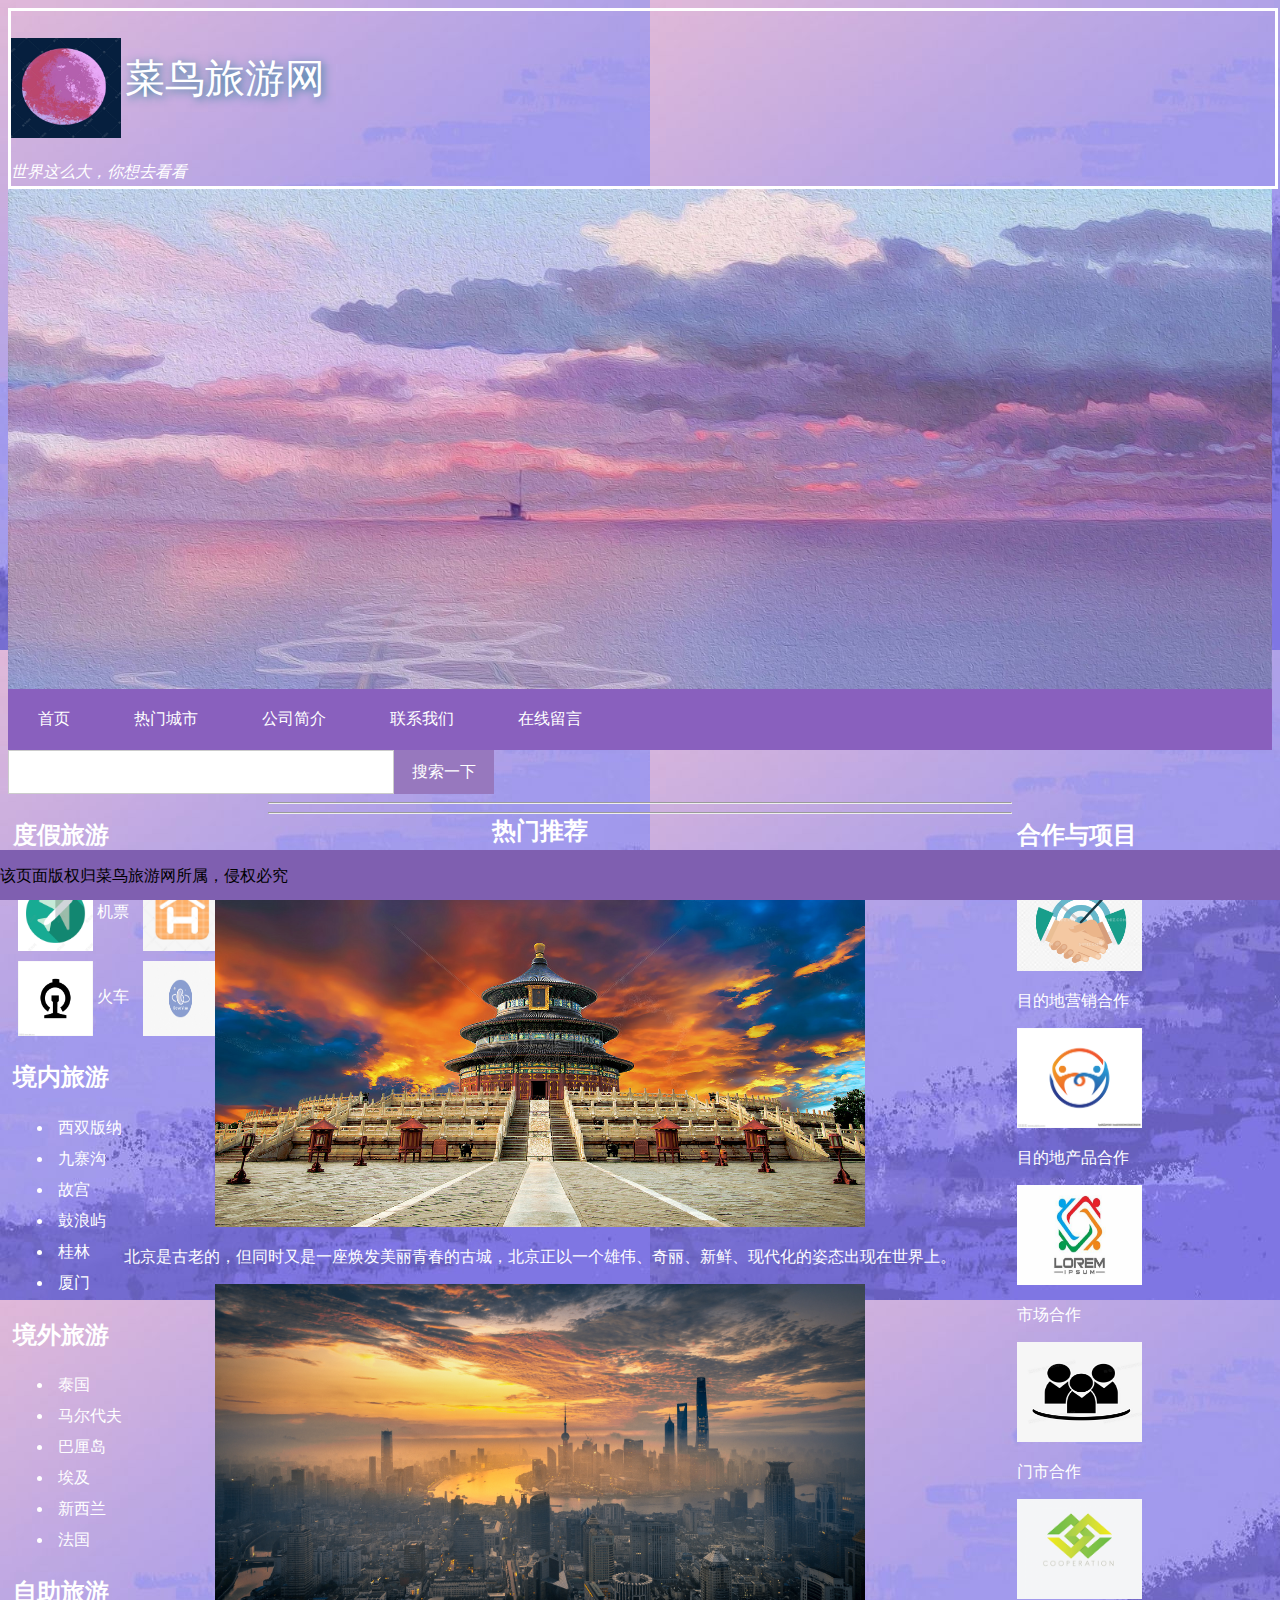
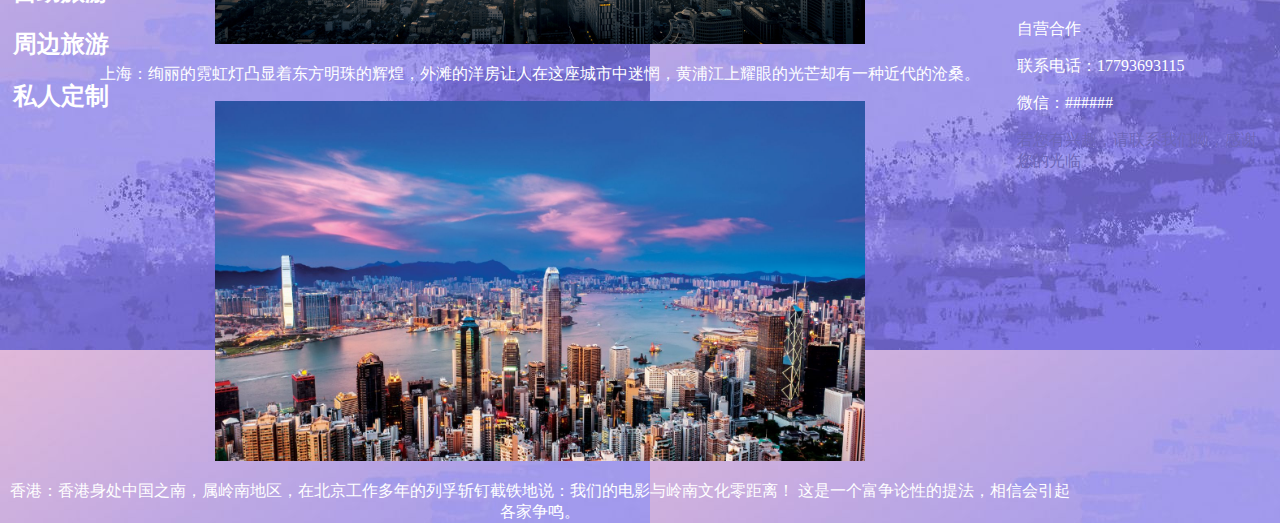
<file: index.html>
<!DOCTYPE html>
<html lang="en">
<head>
    <meta charset="UTF-8">
    <meta name="viewport" content="width=device-width, initial-scale=1.0">
    <title>首页</title>
    <style>
        .img1{
            width:110px;
            height:100px;
            vertical-align: middle;
        }
        .img2{
            width:100%;
            height:500px;
            vertical-align: middle;
        }
        .img3{
            width:75px;
            height:75px;
            vertical-align: middle;
        }
        .img4{
            width:650px;
            height:360px;
        }
        .img5{
            width:125px;
            height:100px
        }
        .p1{
            display: inline-block;
            color:white;
            font-size: 2.5rem;
            text-shadow:2px 2px 10px rgb(36, 124, 149) ;
        }
        .p2{
            font-style: italic;
            color:white;
        }
        .p3{
            display: inline-block;
        }
        .div1{
            display: inline-block;
            /*background-color: #a99a9a;*/
            padding:5px;
        }
        .div2{
            width:100%;
            height:75px;
            background-color: #6570b4;
        }
        .header1{
            display: inline-block;
            width:100%;
            height:175px;
            border: solid white;
            /*background-color: #2b12a9;*/
            /*margin:100px auto;*/
            /*background-color: #1e2d42;*/
        }
        

        
        .parent>input:first-of-type{
            width:380px;
            height:40px;
            border:1px solid #ccc;
            font-size:16px;
            outline:none;
        }
       .parent>input:last-of-type{
        width:100px;
        height:44px;
        position: absolute;
        background: #9778be;
        border:1px solid #9778be;
        color:#fff;
        font-size:16px;
        outline:none;
       } 
       .footer{
        position:fixed;
        left:0px;
        bottom:0px;
        width:100%;
        height:50px;
        background-color: #7f5fb0;
        z-index:9999;
       }
       /*.footer{
        margin-top: -50px;
        height: 50px;
        background-color: #4f919d;
        z-index:9999;
       }*/
       /*.footer{
        position: absolute;
        bottom: 16px;
        width:100%;
        height:75px;
        background-color: #65a4cb;
       }*/
       .nav{
            background: #8960be;
        }
        .nav a{
            color:#fff;
            padding: 20px 30px;
            display: inline-block;
        }
        .nav a:hover{
            background: #6da4b4;
            color:#000;
        }
        .lside{
            width: 250px;
            float:left;
            /*border:3px solid white;*/
        }
        .rside{
            width:250px;
            float:right;
            /*border:3px solid white;*/
        }
        .content{
            /*margin: 0px 205px;*/
            /*float:right;*/
            margin: auto;
            text-align: center;
            position: absolute;
            top:790px;
            left:0;
            right:200px;
            bottom:0;
            float:none;
        }
        .lside,.rside,.content{
            padding: 5px;
        }
        
        
    </style>
</head>
<body background="019.jpg">
    <div class="header1">
        <img  class="img1" src="027.jpg" >
        <p class="p1">菜鸟旅游网</p>
        <p class="p2">世界这么大，你想去看看</p>
    </div>
    
    
    <div class="header3">
        <img  class="img2" src="026.jpg" >
        <div class="nav">
            <a href="index.html" style="text-decoration: none;">首页</a>
            <a href="branch1.html" style="text-decoration: none;">热门城市</a>
            <a href="branch2.html" style="text-decoration: none;">公司简介</a>
            <a href="branch2.html" style="text-decoration: none;">联系我们</a>
            <a href="#" style="text-decoration: none;">在线留言</a>
        </div>
        <div class="header2">
            <form action="" class="parent">
                <input type="text" >
                <input type="button" value="搜索一下">
            </form>
        </div>
    </div>
    <div style="color:white;" class="container">
        <div  style="color:white;"class="lside">
            <h2>度假旅游</h2>
            <div class="div1">
                <img class="img3" src="009.png" alt="">
                <p class="p3">机票</p>
            </div>
            <div class="div1">
                <img class="img3" src="010.jpg" alt="">
                <p class="p3">酒店</p>
            </div>
            <div class="div1">
                <img class="img3" src="011.jpg" alt="">
                <p class="p3">火车</p>
            </div>
            <div class="div1">
                <img class="img3" src="011.png" alt="">
                <p class="p3">签证</p>
            </div>
                <h2>境内旅游</h2>
                <ul>
                    <li style="padding:5px;">西双版纳</li>
                    <li style="padding:5px;">九寨沟</li>
                    <li style="padding:5px;">故宫</li>
                    <li style="padding:5px;">鼓浪屿</li>
                    <li style="padding:5px;">桂林</li>
                    <li style="padding:5px;">厦门</li>
                </ul>
                <h2>境外旅游</h2>
                <ul>
                    <li style="padding:5px;">泰国</li>
                    <li style="padding:5px;">马尔代夫</li>
                    <li style="padding:5px;">巴厘岛</li>
                    <li style="padding:5px;">埃及</li>
                    <li style="padding:5px;">新西兰</li>
                    <li style="padding:5px;">法国</li>
                </ul>
                <h2>自助旅游</h2>
                <h2>周边旅游</h2>
                <h2>私人定制</h2>
        </div>
        <div class="rside">
            <h2>合作与项目</h2>
            <div>
                <img  class="img5"src="015.png" alt="">
                <p>目的地营销合作</p>
            </div>
            <div>
                <img  class="img5"src="015.jpg" alt="">
                <p>目的地产品合作</p>
            </div>
            <div>
                <img  class="img5"src="016.jpg" alt="">
                <p>市场合作</p>
            </div>
            <div>
                <img  class="img5"src="017.jpg" alt="">
                <p>门市合作</p>
            </div>
            <div>
                <img  class="img5"src="018.png" alt="">
                <p>自营合作</p>
            </div>
            <p>联系电话：17793693115</p>
            <p>微信：######</p>
            <p style="color:rgb(108, 102, 183);">若您有兴趣，请联系我们呦，感谢您的光临</p>
        </div>
        <div class="content">
            <h2>热门推荐</h2>
            <div>
                <img class="img4" src="012.jpg" alt="">
                <p>北京是古老的，但同时又是一座焕发美丽青春的古城，北京正以一个雄伟、奇丽、新鲜、现代化的姿态出现在世界上。</p>
            </div>
            <div>
                <img class="img4" src="013.jpg" alt="">
                <p>上海：绚丽的霓虹灯凸显着东方明珠的辉煌，外滩的洋房让人在这座城市中迷惘，黄浦江上耀眼的光芒却有一种近代的沧桑。</p>
            </div>
            <div>
                <img class="img4" src="014.jpg" alt="">
                <p>香港：香港身处中国之南，属岭南地区，在北京工作多年的列孚斩钉截铁地说：我们的电影与岭南文化零距离！ 这是一个富争论性的提法，相信会引起各家争鸣。</p>
            </div>
           
        </div>
    </div>
    <hr>
    <hr>
    <div class="footer">
        <p>该页面版权归菜鸟旅游网所属，侵权必究</p>
    </div>
</body>
</html>
</file>
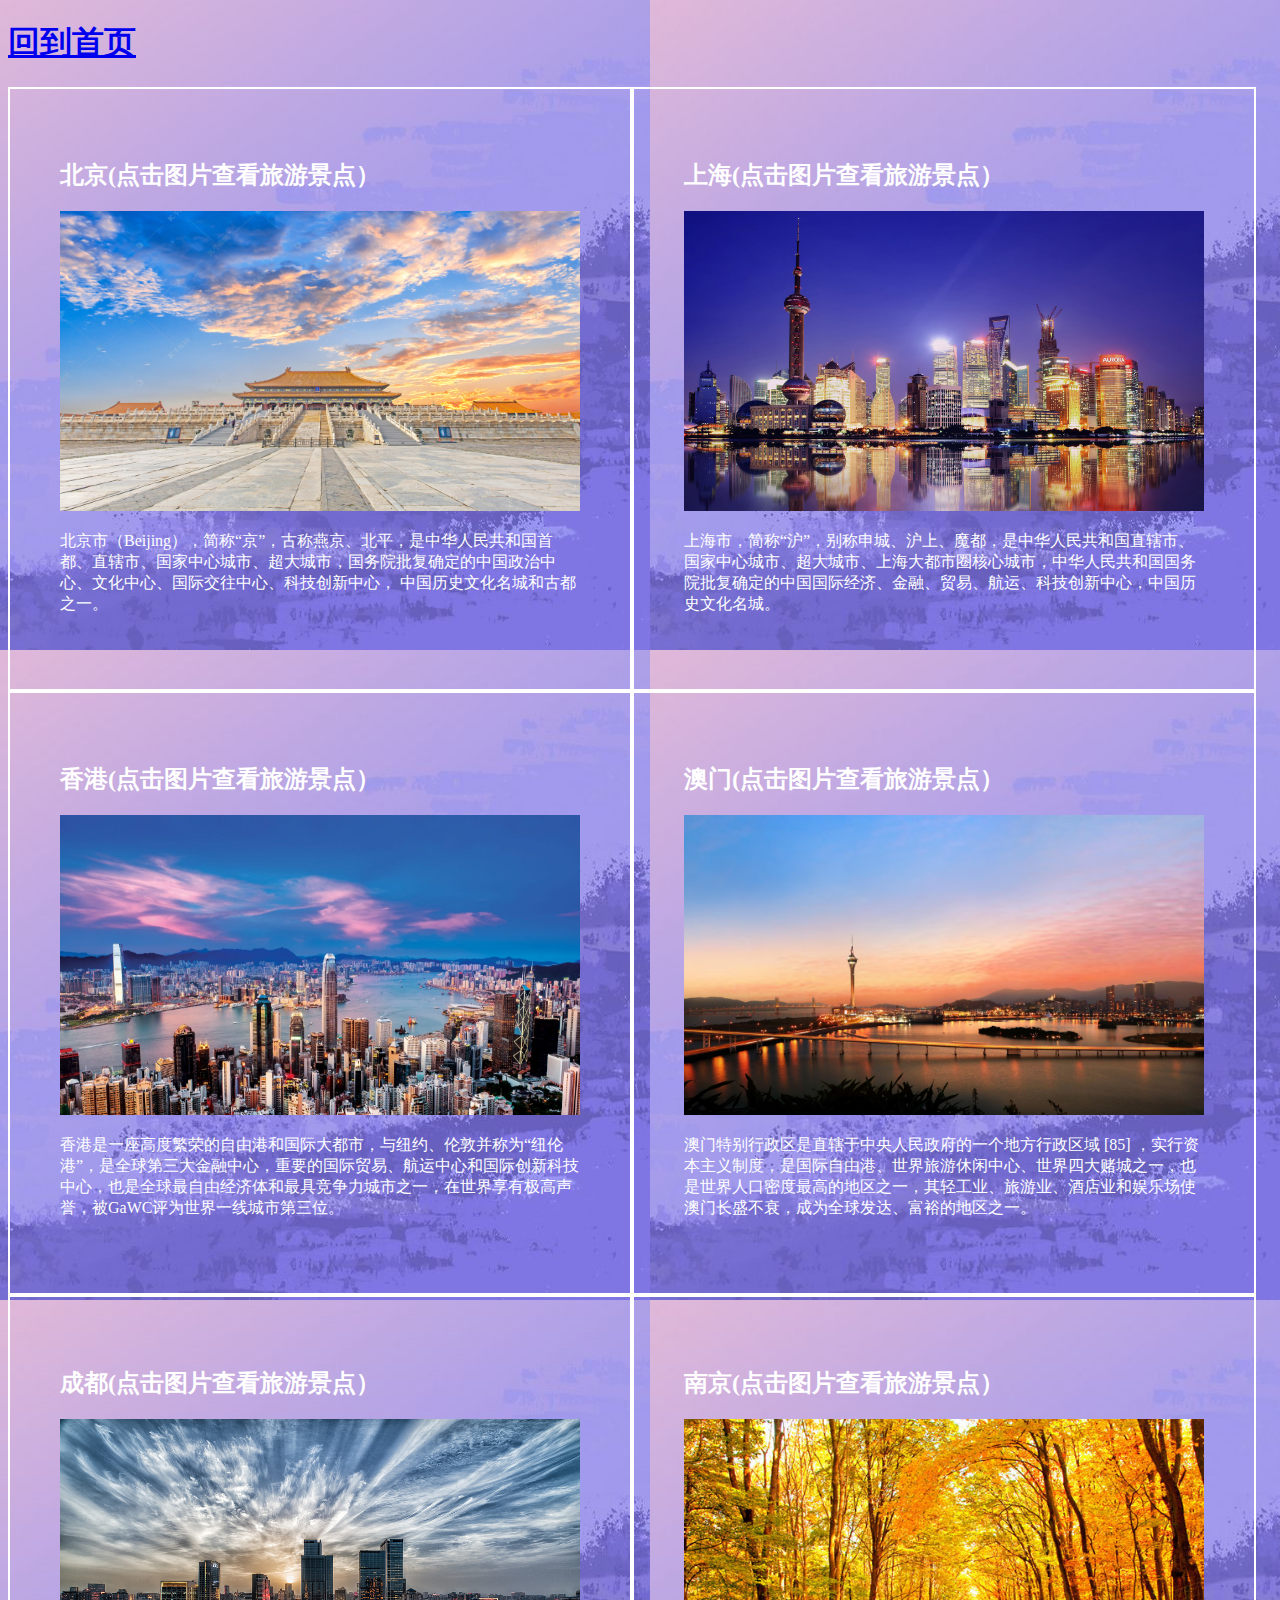
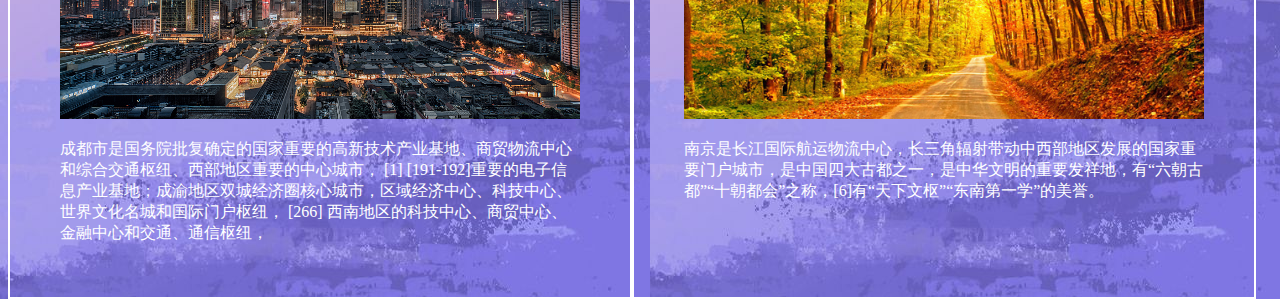
<file: branch1.html>
<!DOCTYPE html>
<html lang="en">
<head>
    <meta charset="UTF-8">
    <meta name="viewport" content="width=device-width, initial-scale=1.0">
    <title>热门城市</title>
    <style>
        .img1{
            width:520px;
            height:300px;
        }
        .div1{
            width: 520px;
            height:500px;
            border:2px solid white;
            padding:50px;
            float:left;
        }
        .bj:hover{
            color:aquamarine;
        }
    </style>
</head>
<body background="019.jpg">
      <div class="main">
        <a href="index.html">
        <h1>回到首页</h1>
     </a>
         <div class="div1" style="color:white;">
            <h2>北京(点击图片查看旅游景点）</h2>
            <a href="https://zhuanlan.zhihu.com/p/623666920">
            <img class="img1" src="0001.jpg" >
            </a>
            <a href="https://baike.baidu.com/item/%E5%8C%97%E4%BA%AC%E5%B8%82/126069" style="text-decoration: none; color:white;" class="bj"><p>北京市（Beijing），简称“京”，古称燕京、北平，是中华人民共和国首都、直辖市、国家中心城市、超大城市，国务院批复确定的中国政治中心、文化中心、国际交往中心、科技创新中心，
                中国历史文化名城和古都之一。</p></a>
        </div>
         
        <div class="div1" style="color:white;">
            <h2>上海(点击图片查看旅游景点）</h2>
            <a href="https://www.zhihu.com/question/326397774#:~:text=%E4%B8%8A%E6%B5%B7%E6%97%85%E6%B8%B8%E5%BF%85%E5%8E%BB%E6%99%AF%E7%82%B9%201%201.%20%E5%A4%96%E6%BB%A9%20...%202%202.%20%E4%B8%9C%E6%96%B9%E6%98%8E%E7%8F%A0%E5%A1%94,10.%E4%B8%8A%E6%B5%B7%E8%BF%AA%E5%A3%AB%E5%B0%BC%20%E4%B8%8A%E6%B5%B7%E8%BF%AA%E5%A3%AB%E5%B0%BC%E4%B9%90%E5%9B%AD%E6%98%AF%E4%B8%AD%E5%9B%BD%E5%86%85%E5%9C%B0%E9%A6%96%E5%BA%A7%E8%BF%AA%E5%A3%AB%E5%B0%BC%E4%B8%BB%E9%A2%98%E4%B9%90%E5%9B%AD%EF%BC%8C%E6%98%AF%E5%B9%B4%E8%BD%BB%E4%BA%BA%E5%88%B0%E4%B8%8A%E6%B5%B7%E6%97%85%E6%B8%B8%E5%BF%85%E5%8E%BB%E7%9A%84%E6%99%AF%E7%82%B9%EF%BC%8C%E8%BF%99%E9%87%8C%E4%BD%A0%E5%8F%AF%E4%BB%A5%E6%89%BE%E5%9B%9E%E7%AB%A5%E5%B9%B4%E7%9A%84%E8%AE%B0%E5%BF%86%EF%BC%8C%E4%B8%8D%E4%BB%85%E6%9C%89%E5%BE%88%E5%A4%9A%E5%A8%B1%E4%B9%90%E9%A1%B9%E7%9B%AE%E8%BF%98%E6%9C%89%E4%BC%97%E5%A4%9A%E4%B8%BB%E9%A2%98%E8%A1%A8%E6%BC%94%E3%80%81%E6%B8%B8%E8%A1%8C%EF%BC%8C%E8%B5%B0%E5%9C%A8%E5%9B%AD%E5%86%85%E9%9A%8F%E5%A4%84%E5%8F%AF%E8%A7%81%E8%BF%AA%E5%A3%AB%E5%B0%BC%E4%BA%BA%E7%89%A9%EF%BC%8C%E4%BB%96%E4%BB%AC%E4%B8%8D%E4%BB%85%E9%80%A0%E5%9E%8B%E9%80%BC%E7%9C%9F%E8%BF%98%E4%BC%9A%E6%89%AE%E6%BC%94%E5%87%BA%E4%BA%BA%E7%89%A9%E7%9A%84%E4%B8%AA%E6%80%A7%EF%BC%8C%E8%BF%98%E5%8E%9F%E5%BA%A6%E6%9E%81%E9%AB%98%EF%BC%8C%E6%9C%80%E4%B8%8D%E8%83%BD%E9%94%99%E8%BF%87%E7%9A%84%E6%98%AF%E5%A4%9C%E6%99%9A%E7%9A%84%E5%A4%9C%E5%85%89%E5%B9%BB%E5%BD%B1%E7%A7%80%EF%BC%8C%E5%B0%86%E5%B8%A6%E7%BB%99%E4%BD%A0%E6%AD%A4%E7%94%9F%E9%9A%BE%E5%BF%98%E7%9A%84%E5%9B%9E%E5%BF%86%E3%80%82%20...%208%204.%20%E4%B8%8A%E6%B5%B7%E7%8E%AF%E7%90%83%E9%87%91%E8%9E%8D%E4%B8%AD%E5%BF%83%20...%20%E6%9B%B4%E5%A4%9A%E9%A1%B9%E7%9B%AE">
            <img class="img1" src="0003.jpg" >
            </a>
            <a href="https://baike.baidu.com/item/%E5%8C%97%E4%BA%AC%E5%B8%82/126069" style="text-decoration: none; color:white;"><p>上海市，简称“沪”，别称申城、沪上、魔都，是中华人民共和国直辖市、国家中心城市、超大城市、上海大都市圈核心城市，中华人民共和国国务院批复确定的中国国际经济、金融、贸易、航运、科技创新中心，中国历史文化名城。</p></a>
        </div>
        <div class="div1" style="color:white;">
            <h2>香港(点击图片查看旅游景点）</h2>
            <a href="https://zhuanlan.zhihu.com/p/28041521">
            <img class="img1" src="0004.jpg" >
            </a>
            <a href="https://baike.baidu.com/item/%E9%A6%99%E6%B8%AF%E7%89%B9%E5%88%AB%E8%A1%8C%E6%94%BF%E5%8C%BA/24510970" style="text-decoration: none; color:white;"><p>香港是一座高度繁荣的自由港和国际大都市，与纽约、伦敦并称为“纽伦港”，是全球第三大金融中心，重要的国际贸易、航运中心和国际创新科技中心，也是全球最自由经济体和最具竞争力城市之一，在世界享有极高声誉，被GaWC评为世界一线城市第三位。</p></a>
        </div>
        <div class="div1" style="color:white;">
            <h2>澳门(点击图片查看旅游景点）</h2>
            <a href="https://zhuanlan.zhihu.com/p/139459524">
            <img class="img1" src="0005.jpg" >
            </a>
            <a href="https://baike.baidu.com/item/%E6%BE%B3%E9%97%A8%E7%89%B9%E5%88%AB%E8%A1%8C%E6%94%BF%E5%8C%BA/50041229" style="text-decoration: none; color:white;"><p>澳门特别行政区是直辖于中央人民政府的一个地方行政区域 [85] ，实行资本主义制度，是国际自由港、世界旅游休闲中心、世界四大赌城之一，也是世界人口密度最高的地区之一，其轻工业、旅游业、酒店业和娱乐场使澳门长盛不衰，成为全球发达、富裕的地区之一。</p></a>
        </div>
        <div class="div1" style="color:white;">
            <h2>成都(点击图片查看旅游景点）</h2>
            <a href="https://www.zhihu.com/question/54172602">
            <img class="img1" src="0006.jpg" >
            </a>
            <a href="https://baike.baidu.com/item/%E6%88%90%E9%83%BD%E5%B8%82/5020801" style="text-decoration: none; color:white;">
                <p>成都市是国务院批复确定的国家重要的高新技术产业基地、商贸物流中心和综合交通枢纽、西部地区重要的中心城市， [1] [191-192]重要的电子信息产业基地；成渝地区双城经济圈核心城市，区域经济中心、科技中心、世界文化名城和国际门户枢纽， [266] 西南地区的科技中心、商贸中心、金融中心和交通、通信枢纽，</p>
            </a>
        </div>
        <div class="div1" style="color:white;">
            <h2>南京(点击图片查看旅游景点）</h2>
            <a href="https://zhuanlan.zhihu.com/p/353188499">
            <img class="img1" src="0007.jpg" >
            </a>
            <a href="https://baike.sogou.com/v53757.htm" style="text-decoration: none; color:white;"><p>南京是长江国际航运物流中心，长三角辐射带动中西部地区发展的国家重要门户城市，是中国四大古都之一，是中华文明的重要发祥地，有“六朝古都”“十朝都会”之称，[6]有“天下文枢”“东南第一学”的美誉。</p></a>
        </div>
      </div>
</body>
</html>
</file>
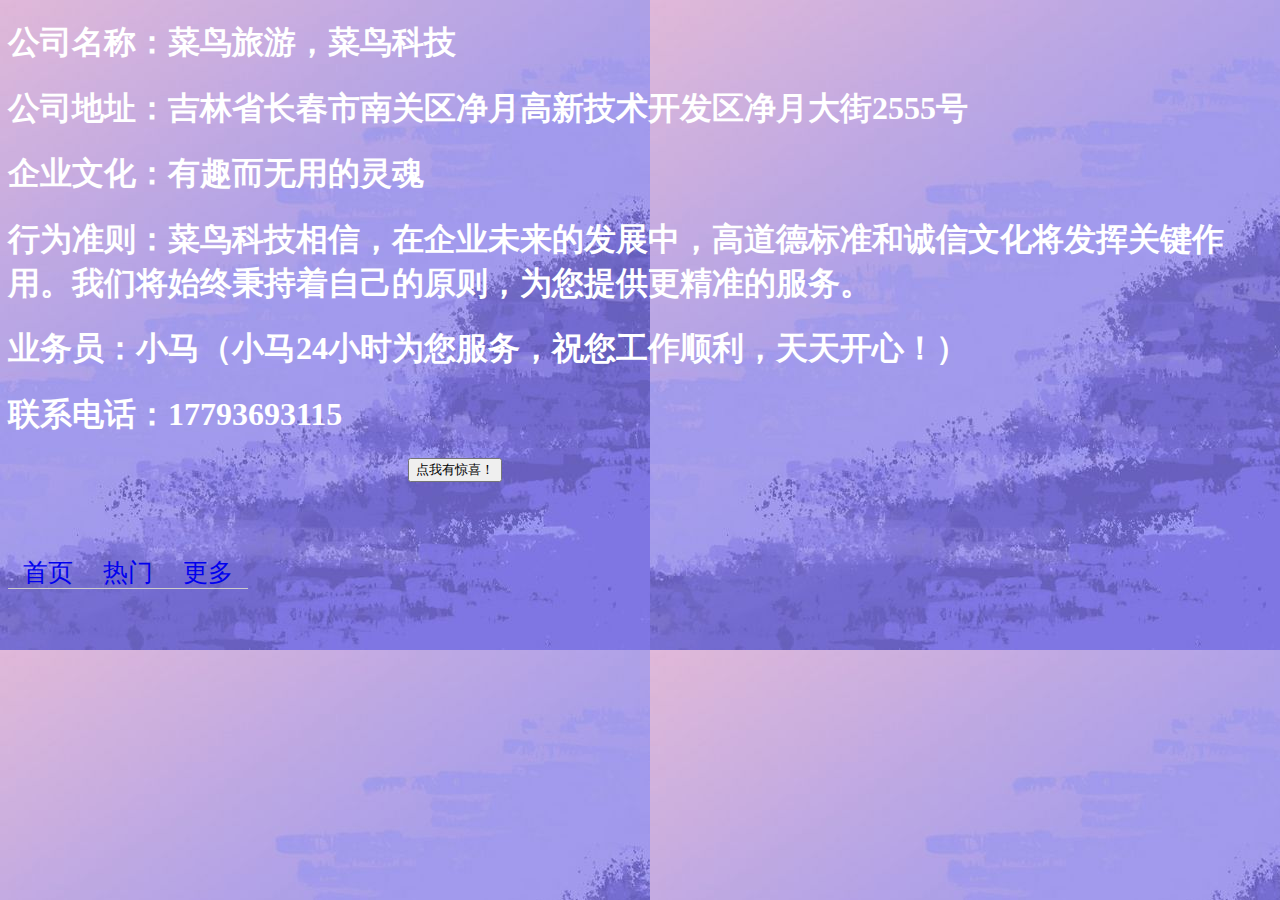
<file: branch2.html>
<!DOCTYPE html>
<html lang="en">
<head>
    <meta charset="UTF-8">
    <meta name="viewport" content="width=device-width, initial-scale=1.0">
    <title>公司简介</title>
    <style>
        .h1{
            color:white;
            font-size: 2.5rem;
        }
        #nav{
        width:400px;
        margin:100px auto;
        font-size: 0px;
        float:left;
    }
    a{
        display:inline-block;
        width:80px;
        height:30px;
        font-size: 25px;
        text-align: center;
        line-height: 30px;
        text-decoration: none;
        border-bottom: 1px solid #ccc;
    }
    a:hover{
        color:white;
        background-color: #ccc;
        border:1px solid;
        border-left-color: orange;
        border-top-color: orange;
        border-right-color: orange;
    }
    .div1{
        float:left;
    }
    </style>
    <script>
        window.onload=function(){
            var oBtn=document.getElementById('btn');
            oBtn.onclick=function(){
                alert("祝你工作顺利，天天开心！");
            }
        }
    </script>

</head>
<body background="019.jpg">
    <div>
        <h1 style="color:white;">公司名称：菜鸟旅游，菜鸟科技</h1>
        <h1 style="color:white;">公司地址：吉林省长春市南关区净月高新技术开发区净月大街2555号</h1>
        <h1 style="color:white;">企业文化：有趣而无用的灵魂</h1>
        <h1 style="color:white;">行为准则：菜鸟科技相信，在企业未来的发展中，高道德标准和诚信文化将发挥关键作用。我们将始终秉持着自己的原则，为您提供更精准的服务。</h1>
        <h1 style="color:white;">业务员：小马（小马24小时为您服务，祝您工作顺利，天天开心！）</h1>
        <h1 style="color:white;">联系电话：17793693115</h1>
        
          
    </div>
    <div id="nav">
        <a href="index.html">首页</a>
        <a href="branch1.html">热门</a>
        <a href="#">更多</a>
    </div>
    <div class="dvi1">
        <input type="button" value="点我有惊喜！" id="btn">
    </div>
    
</body>
</html>
</file>
